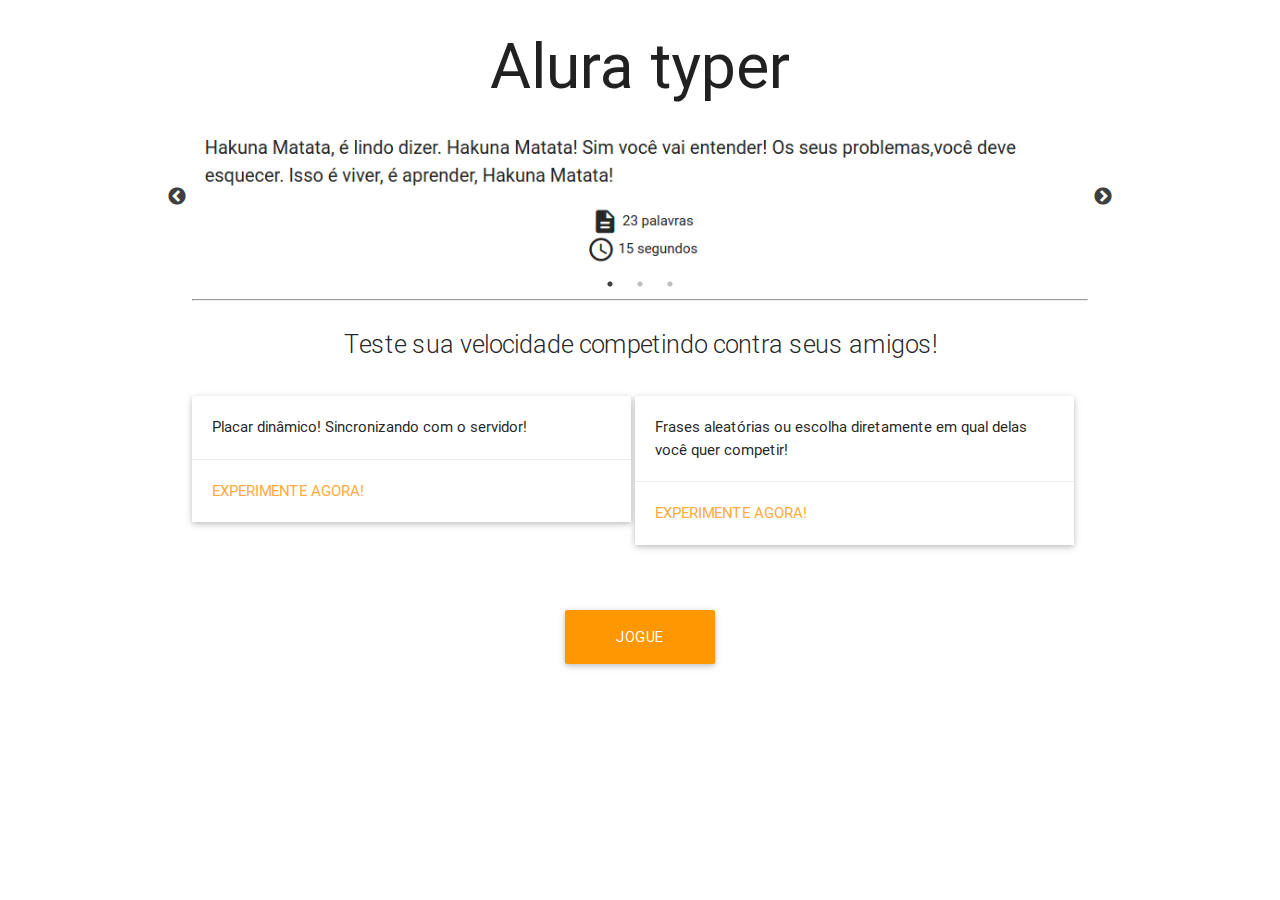
<file: index.html>
<!DOCTYPE html>
<html lang="en">
<head>
    <meta charset="UTF-8">
    <title>Alura Typer</title>
    <!--Import materialize.css-->
    <link rel="stylesheet" href="css/libs/materialize.min.css">
    <!-- Import Google Material Icons -->
    <link href="css/libs/google-fonts.css" rel="stylesheet">

    <link rel="stylesheet" type="text/css" href="slick/slick.css"/>
    <link rel="stylesheet" type="text/css" href="slick/slick-theme.css"/>
    
    <link href="css/index.css" rel="stylesheet">
</head>
<body>
    <section class="container">
        <h1 class="center titulo header">Alura typer</h1>
        <div class="slider">
            <img src="assets/slide1.png" class="imagem-jogo">
            <img src="assets/slide2.png" class="imagem-jogo">
            <img src="assets/slide3.png" class="imagem-jogo">
        </div>
        <hr>
        <p class="flow-text center">Teste sua velocidade competindo contra seus amigos!</p>
        <div class="card">
           <div class="card-image">
             <!-- <img src="images/sample-1.jpg"> -->
           </div>
           <div class="card-content">
             <p>Placar dinâmico! Sincronizando com o servidor!</p>
           </div>
           <div class="card-action">
             <a href="principal.html">Experimente agora!</a>
           </div>
         </div>
         <div class="card">
           <div class="card-image">
             <!-- <img src="img/sl.jpg"> -->
           </div>
           <div class="card-content">
             <p>Frases aleatórias ou escolha diretamente em qual delas você quer competir!</p>
           </div>
           <div class="card-action">
             <a href="principal.html">Experimente agora!</a>
           </div>
         </div>

         <a class="waves-effect waves-light btn-large orange" id="botao-jogue" href="principal.html">Jogue agora!</a>

    </section>

    <script src="js/jquery.js"></script>
    <script src="slick/slick.min.js"></script>
    <script src="js/slider.js"></script>


</body>
</html>
</file>
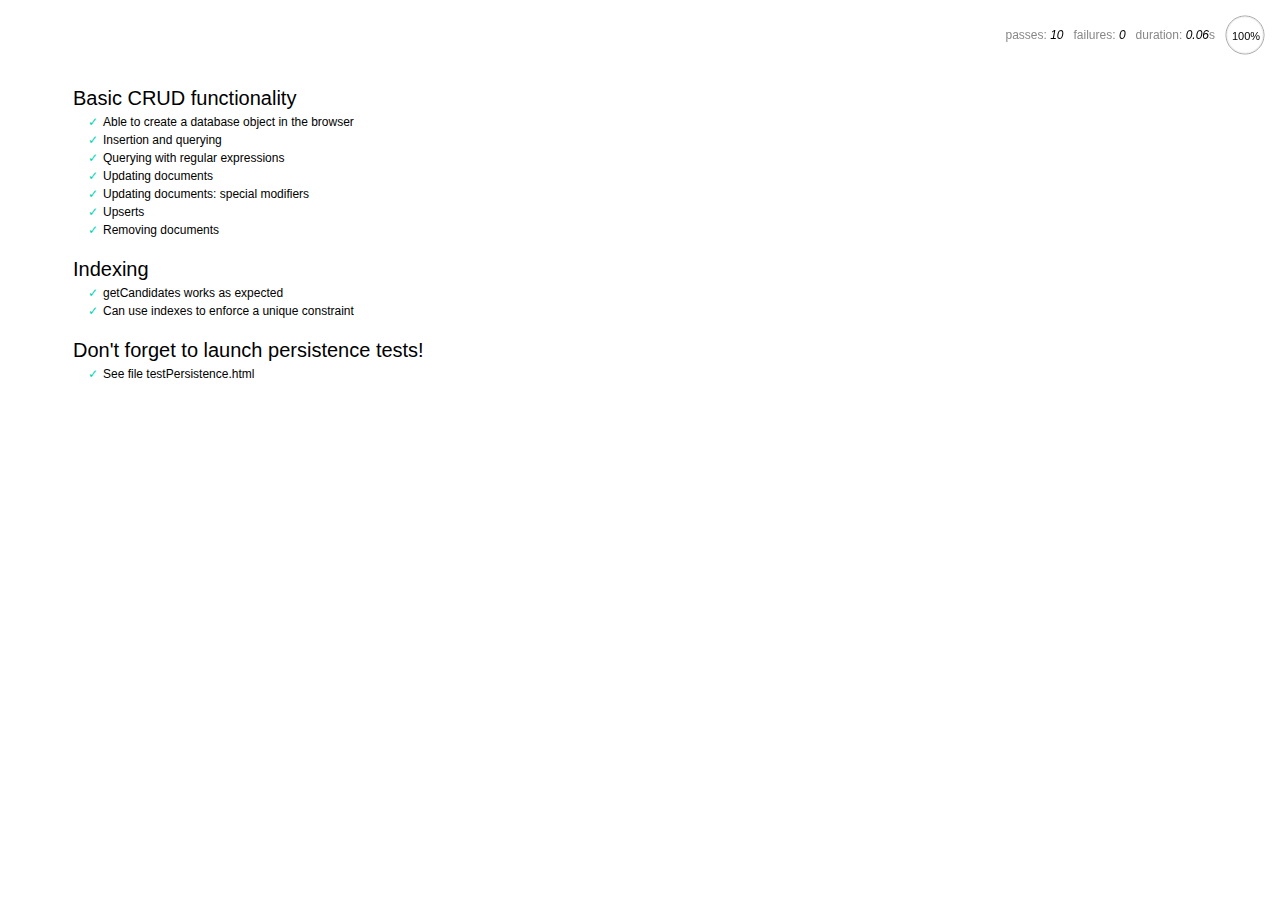
<file: servidor/node_modules/nedb/browser-version/test/index.html>
<!DOCTYPE html>
<html>
<head>
  <meta charset="utf-8">
  <title>Mocha tests for NeDB</title>
  <link rel="stylesheet" href="mocha.css">
</head>
<body>
  <div id="mocha"></div>
  <script src="jquery.min.js"></script>
  <script src="chai.js"></script>
  <script src="underscore.min.js"></script>
  <script src="mocha.js"></script>
  <script>mocha.setup('bdd')</script>
  <script src="../out/nedb.min.js"></script>
  <script src="localforage.js"></script>
  <script src="nedb-browser.js"></script>
  <script>
    mocha.checkLeaks();
    mocha.globals(['jQuery']);
    mocha.run();
  </script>
</body>
</html>
</file>
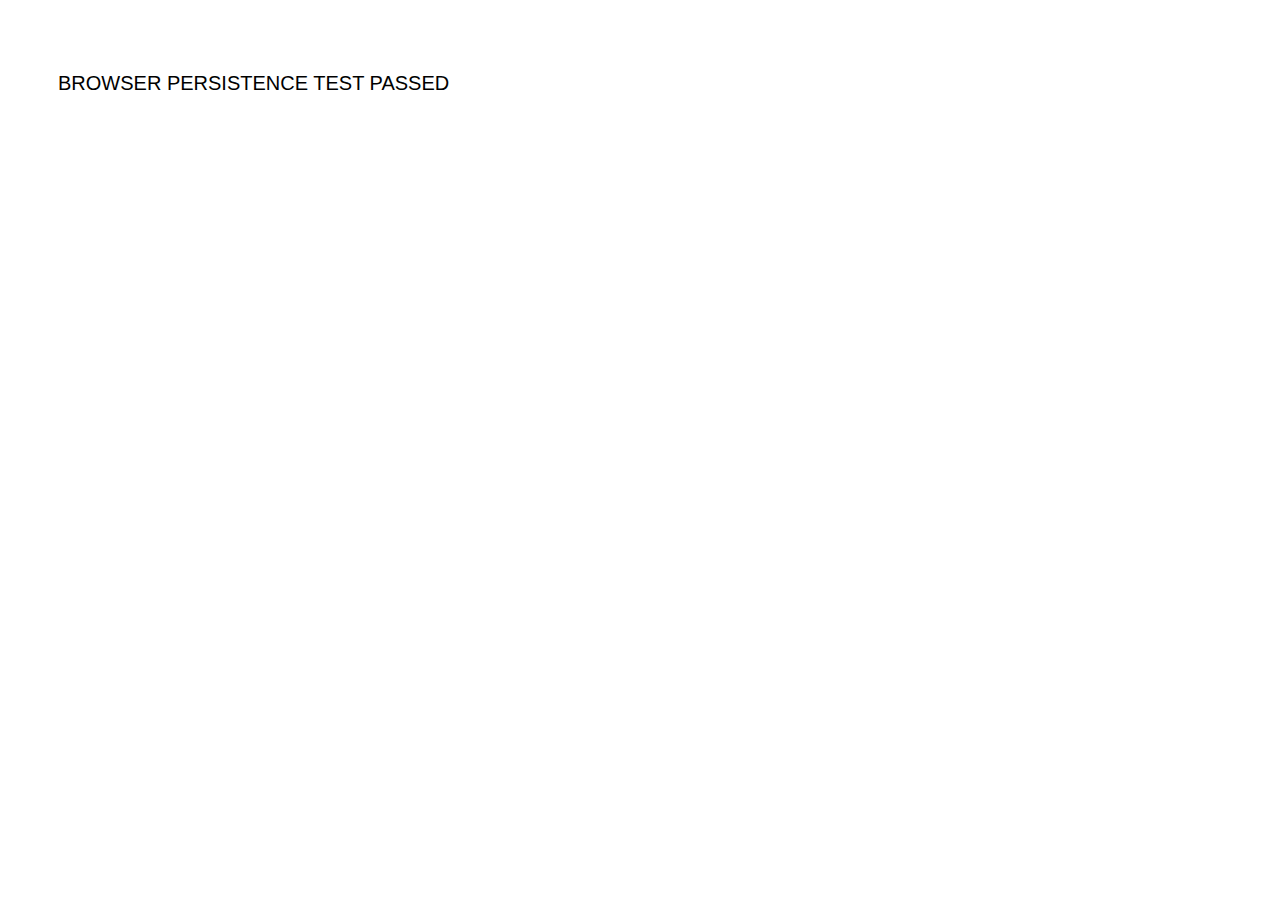
<file: servidor/node_modules/nedb/browser-version/test/testPersistence.html>
<!DOCTYPE html>
<html>
<head>
  <meta charset="utf-8">
  <title>Test NeDB persistence in the browser</title>
  <link rel="stylesheet" href="mocha.css">
</head>
<body>
  <div id="results"></div>
  <script src="../out/nedb.js"></script>
  <script src="./testPersistence.js"></script>
</body>
</html>
</file>
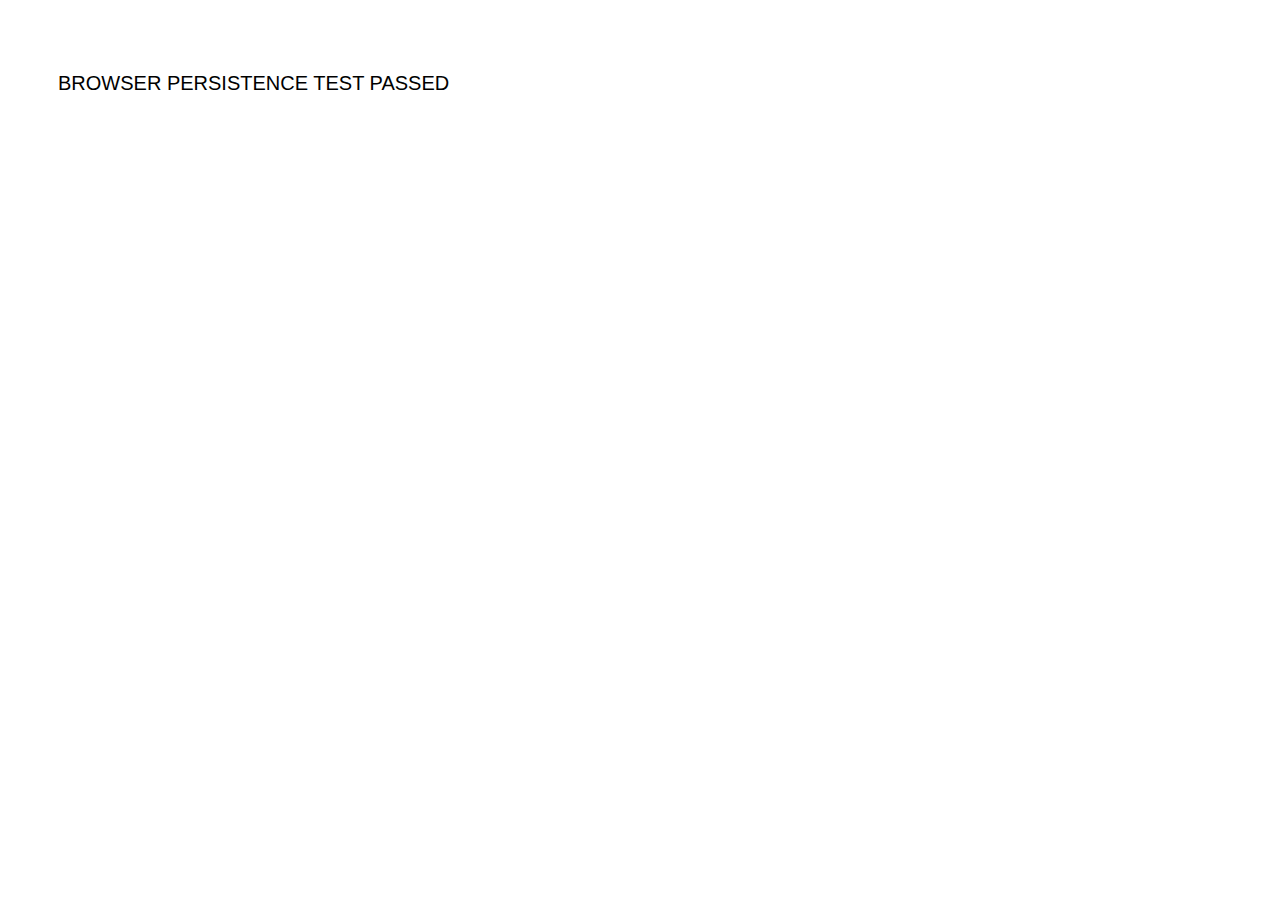
<file: servidor/node_modules/nedb/browser-version/test/testPersistence2.html>
<!DOCTYPE html>
<html>
<head>
  <meta charset="utf-8">
  <title>Test NeDB persistence in the browser - Results</title>
  <link rel="stylesheet" href="mocha.css">
</head>
<body>
  <div id="results"></div>
  <script src="jquery.min.js"></script>
  <script src="../out/nedb.js"></script>
  <script src="./testPersistence2.js"></script>
</body>
</html>
</file>
<file: css/libs/google-fonts.css>
/* fallback */
@font-face {
  font-family: 'Material Icons';
  font-style: normal;
  font-weight: 400;
  src: local('../../fonts/Material Icons'), local('../../fonts/MaterialIcons-Regular'), url(https://fonts.gstatic.com/s/materialicons/v17/2fcrYFNaTjcS6g4U3t-Y5ZjZjT5FdEJ140U2DJYC3mY.woff2) format('woff2');
}

.material-icons {
  font-family: 'Material Icons';
  font-weight: normal;
  font-style: normal;
  font-size: 24px;
  line-height: 1;
  letter-spacing: normal;
  text-transform: none;
  display: inline-block;
  white-space: nowrap;
  word-wrap: normal;
  direction: ltr;
  -webkit-font-feature-settings: 'liga';
  -webkit-font-smoothing: antialiased;
}
</file>
<file: servidor/node_modules/nedb/browser-version/test/mocha.css>
@charset "UTF-8";
body {
  font: 20px/1.5 "Helvetica Neue", Helvetica, Arial, sans-serif;
  padding: 60px 50px;
}

#mocha ul, #mocha li {
  margin: 0;
  padding: 0;
}

#mocha ul {
  list-style: none;
}

#mocha h1, #mocha h2 {
  margin: 0;
}

#mocha h1 {
  margin-top: 15px;
  font-size: 1em;
  font-weight: 200;
}

#mocha h1 a {
  text-decoration: none;
  color: inherit;
}

#mocha h1 a:hover {
  text-decoration: underline;
}

#mocha .suite .suite h1 {
  margin-top: 0;
  font-size: .8em;
}

#mocha h2 {
  font-size: 12px;
  font-weight: normal;
  cursor: pointer;
}

#mocha .suite {
  margin-left: 15px;
}

#mocha .test {
  margin-left: 15px;
}

#mocha .test:hover h2::after {
  position: relative;
  top: 0;
  right: -10px;
  content: '(view source)';
  font-size: 12px;
  font-family: arial;
  color: #888;
}

#mocha .test.pending:hover h2::after {
  content: '(pending)';
  font-family: arial;
}

#mocha .test.pass.medium .duration {
  background: #C09853;
}

#mocha .test.pass.slow .duration {
  background: #B94A48;
}

#mocha .test.pass::before {
  content: '✓';
  font-size: 12px;
  display: block;
  float: left;
  margin-right: 5px;
  color: #00d6b2;
}

#mocha .test.pass .duration {
  font-size: 9px;
  margin-left: 5px;
  padding: 2px 5px;
  color: white;
  -webkit-box-shadow: inset 0 1px 1px rgba(0,0,0,.2);
  -moz-box-shadow: inset 0 1px 1px rgba(0,0,0,.2);
  box-shadow: inset 0 1px 1px rgba(0,0,0,.2);
  -webkit-border-radius: 5px;
  -moz-border-radius: 5px;
  -ms-border-radius: 5px;
  -o-border-radius: 5px;
  border-radius: 5px;
}

#mocha .test.pass.fast .duration {
  display: none;
}

#mocha .test.pending {
  color: #0b97c4;
}

#mocha .test.pending::before {
  content: '◦';
  color: #0b97c4;
}

#mocha .test.fail {
  color: #c00;
}

#mocha .test.fail pre {
  color: black;
}

#mocha .test.fail::before {
  content: '✖';
  font-size: 12px;
  display: block;
  float: left;
  margin-right: 5px;
  color: #c00;
}

#mocha .test pre.error {
  color: #c00;
}

#mocha .test pre {
  display: inline-block;
  font: 12px/1.5 monaco, monospace;
  margin: 5px;
  padding: 15px;
  border: 1px solid #eee;
  border-bottom-color: #ddd;
  -webkit-border-radius: 3px;
  -webkit-box-shadow: 0 1px 3px #eee;
}

#report.pass .test.fail {
  display: none;
}

#report.fail .test.pass {
  display: none;
}

#error {
  color: #c00;
  font-size: 1.5  em;
  font-weight: 100;
  letter-spacing: 1px;
}

#stats {
  position: fixed;
  top: 15px;
  right: 10px;
  font-size: 12px;
  margin: 0;
  color: #888;
}

#stats .progress {
  float: right;
  padding-top: 0;
}

#stats em {
  color: black;
}

#stats a {
  text-decoration: none;
  color: inherit;
}

#stats a:hover {
  border-bottom: 1px solid #eee;
}

#stats li {
  display: inline-block;
  margin: 0 5px;
  list-style: none;
  padding-top: 11px;
}

code .comment { color: #ddd }
code .init { color: #2F6FAD }
code .string { color: #5890AD }
code .keyword { color: #8A6343 }
code .number { color: #2F6FAD }
</file>
<file: css/index.css>
.card{
	width: 49%;
	display: inline-block;
	vertical-align: top;
}


#botao-jogue{
	width: 150px;
	display: block;
	margin: 50px auto;
}

.slider{
	height: auto;
}

.slick-prev:before, .slick-next:before{
	color: black;
}
</file>
